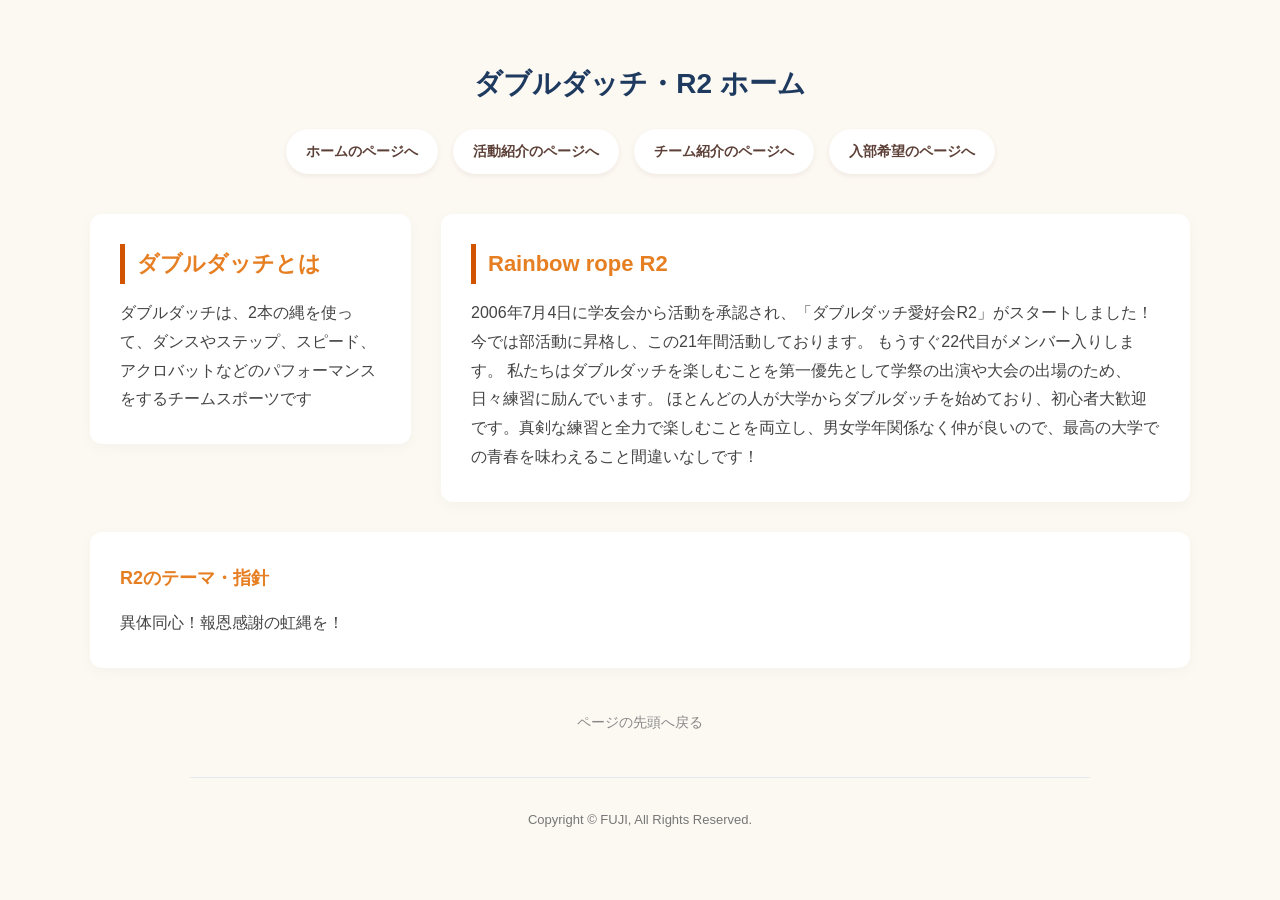
<file: index.html>
<!DOCTYPE html>
<html lang="ja">

<head>
    <meta name="robots" content="noindex, nofollow"> <meta charset="UTF-8">
    <meta name="viewport" content="width=device-width, initial-scale=1.0">
    <meta name="author" content="FUJIKI">
    <meta name="keywords" content="R2について,活動紹介 , チーム紹介">
    <link rel="stylesheet" href="./css/main.css">

    <title>ダブルダッチR2</title>
</head>

<body>
    <header>

        <h1>ダブルダッチ・R2 ホーム</h1>

            <nav>
            <ul>
                <li><a href="index.html">ホームのページへ</a></li>
                <li><a href="activity.html">活動紹介のページへ</a></li>
                <li><a href="team.html">チーム紹介のページへ</a></li>
                <li><a href="contact.html">入部希望のページへ</a></li>
            </ul>
        </nav>

    </header>

    <main class="grid-container">

        
        <section class="box-left">
            <h2>ダブルダッチとは</h2>

            <div>
                <p>ダブルダッチは、2本の縄を使って、ダンスやステップ、スピード、アクロバットなどのパフォーマンスをするチームスポーツです</p>
            </div>
        </section>

            <section class="box-right">
                <h2>Rainbow rope R2</h2>

                <div>
                    <p>2006年7月4日に学友会から活動を承認され、「ダブルダッチ愛好会R2」がスタートしました！今では部活動に昇格し、この21年間活動しております。
                        もうすぐ22代目がメンバー入りします。
                        私たちはダブルダッチを楽しむことを第一優先として学祭の出演や大会の出場のため、日々練習に励んでいます。
                        ほとんどの人が大学からダブルダッチを始めており、初心者大歓迎です。真剣な練習と全力で楽しむことを両立し、男女学年関係なく仲が良いので、最高の大学での青春を味わえること間違いなしです！
                    </p>

                </div>

            </section>

            <section class="box-full">
                <h3>R2のテーマ・指針</h3>

                <div>
                    <p>異体同心！報恩感謝の虹縄を！</p>
                </div>

            </section>


    <p><a href="#">ページの先頭へ戻る</a></p>
    </main>

    <footer>
        Copyright &copy; FUJI, All Rights Reserved.
    </footer>

</body>

</html>
</file>
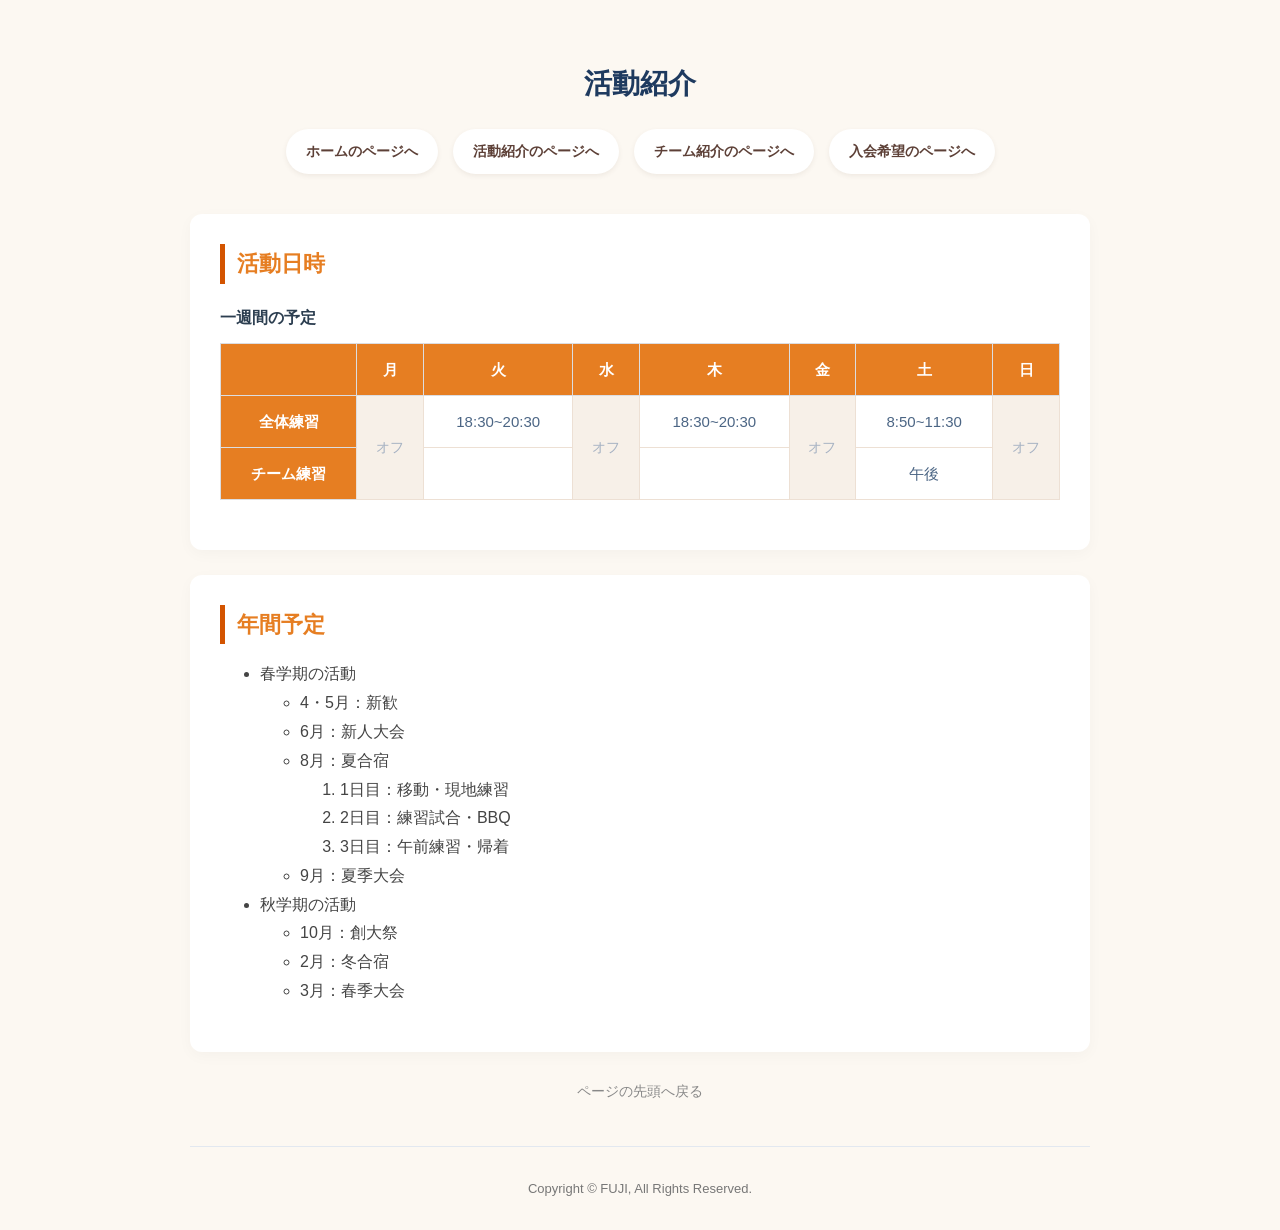
<file: activity.html>
<!DOCTYPE html>



<html lang="ja">

<head>

    <meta charset="UTF-8">
    <meta name="viewport" content="width=device-width, initial-scale=1.0">
    <meta name="author" content="FUJI">
    <meta name="keywords" content="R2について,活動紹介,チーム紹介">
    <link rel="stylesheet" href="./css/main.css">


    <title>ダブルダッチR2 活動紹介</title>

    
</head>


<body>


    <header>

        <h1>活動紹介</h1>

            <nav>
            <ul>
                <li><a href="index.html">ホームのページへ</a></li>
                <li><a href="activity.html">活動紹介のページへ</a></li>
                <li><a href="team.html">チーム紹介のページへ</a></li>
                <li><a href="contact.html">入会希望のページへ</a></li>
            </ul>
        </nav>

    </header>


    <main>

        <section>
            <h2>活動日時</h2>

            <table>
                <!-- caption:表の説明 -->
                <caption>一週間の予定</caption>

                <!-- 表の行を表す -->
                <tr>
                    <th></th>
                    <th>月</th>
                    <th>火</th>
                    <th>水</th>
                    <th>木</th>
                    <th>金</th>
                    <th>土</th>
                    <th>日</th>

                </tr>
                <tr>
                    <th>全体練習</th>
                    <td rowspan="2"> オフ</td>
                    <td>18:30~20:30</td>
                    <td rowspan="2">オフ </td>
                    <td>18:30~20:30</td>
                    <td rowspan="2"> オフ</td>
                    <td>8:50~11:30</td>
                    <td rowspan="2"> オフ</td>

                </tr>
                <tr>
                    <th>チーム練習</th>
                    <!-- <td> </td> -->
                    <td></td>
                    <!-- <td> </td> -->
                    <td></td>
                    <!-- <td> </td> -->
                    <td>午後</td>
                    <!-- <td> </td> -->
                </tr>







            </table>
        </section>


        <section>
            <h2>年間予定</h2>
            <ul>
                <li>
                    春学期の活動
                    <ul>
                        <li>4・5月：新歓</li>
                        <li>6月：新人大会</li>
                        <li>
                            8月：夏合宿
                            <ol>
                                <li>1日目：移動・現地練習</li>
                                <li>2日目：練習試合・BBQ</li>
                                <li>3日目：午前練習・帰着</li>
                            </ol>
                        </li>
                        <li>9月：夏季大会</li>
                    </ul>
                </li>

                <li>
                    秋学期の活動
                    <ul>
                        <li>10月：創大祭</li>
                        <li>2月：冬合宿</li>
                        <li>3月：春季大会</li>
                    </ul>
                </li>
            </ul>
        </section>



    <p><a href="#">ページの先頭へ戻る</a></p>
    </main>


    <footer>
        Copyright &copy; FUJI, All Rights Reserved.
    </footer>

</body>

</html>
</file>
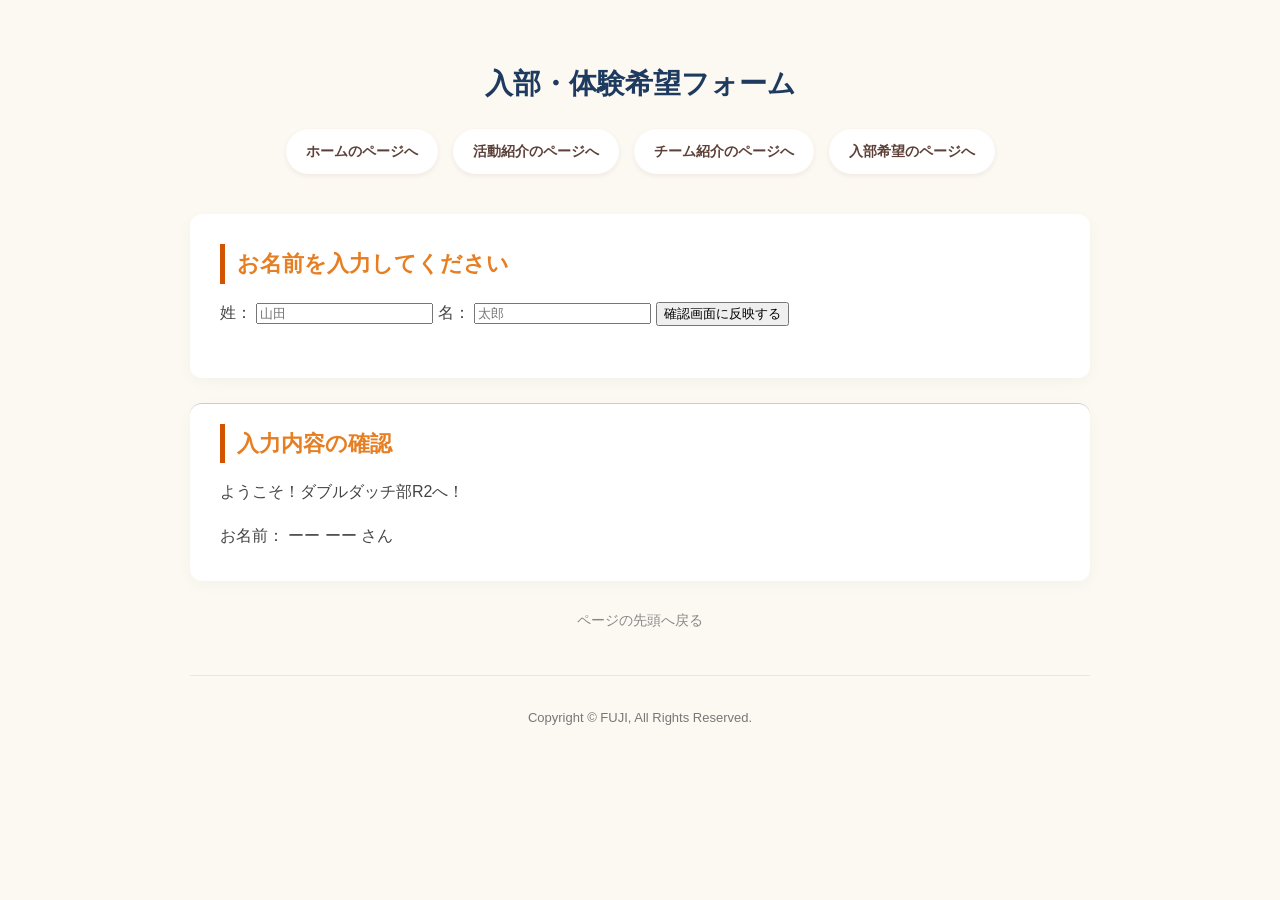
<file: contact.html>
<!DOCTYPE html>
<html lang="ja">
<head>
    <meta charset="UTF-8">
    <meta name="viewport" content="width=device-width, initial-scale=1.0">
    <meta name="author" content="Aoi FUJIKI">
    <meta name="keywords" content="R2について,活動紹介,チーム紹介,入会希望">
    <link rel="stylesheet" href="./css/main.css">
    <title>ダブルダッチR2 入部希望フォーム</title>
</head>
<body>

    <header>
        <h1>入部・体験希望フォーム</h1>
        <nav>
            <ul>
                <li><a href="index.html">ホームのページへ</a></li>
                <li><a href="activity.html">活動紹介のページへ</a></li>
                <li><a href="team.html">チーム紹介のページへ</a></li>
                <li><a href="contact.html">入部希望のページへ</a></li>
            </ul>
        </nav>
    </header>

    <main>
        <section>
            <h2>お名前を入力してください</h2>
            <div style="margin-bottom: 20px;">
                <label for="lastname">姓：</label>
                <input type="text" id="lastname" placeholder="山田">
                
                <label for="firstname">名：</label>
                <input type="text" id="firstname" placeholder="太郎">
                
                <button id="send-data">確認画面に反映する</button>
            </div>
        </section>

        <section style="border-top: 1px solid #ccc; padding-top: 20px;">
            <h2>入力内容の確認</h2>
            <p>ようこそ！ダブルダッチ部R2へ！</p>
            <p>お名前： <span id="display-surname">ーー</span> <span id="display-firstname">ーー</span> さん</p>
        </section>

        <p><a href="#">ページの先頭へ戻る</a></p>
    </main>

    <footer>
        Copyright &copy; FUJI, All Rights Reserved.
    </footer>

    <script>
        document.getElementById("send-data").onclick = function () {
            // フォームの値を取得
            const surname = document.getElementById("lastname").value;
            const firstname = document.getElementById("firstname").value;

            // 取得した値でHTMLを変更
            document.getElementById("display-surname").innerText = surname;
            document.getElementById("display-firstname").innerText = firstname;
        }
    </script>
</body>
</html>
</file>
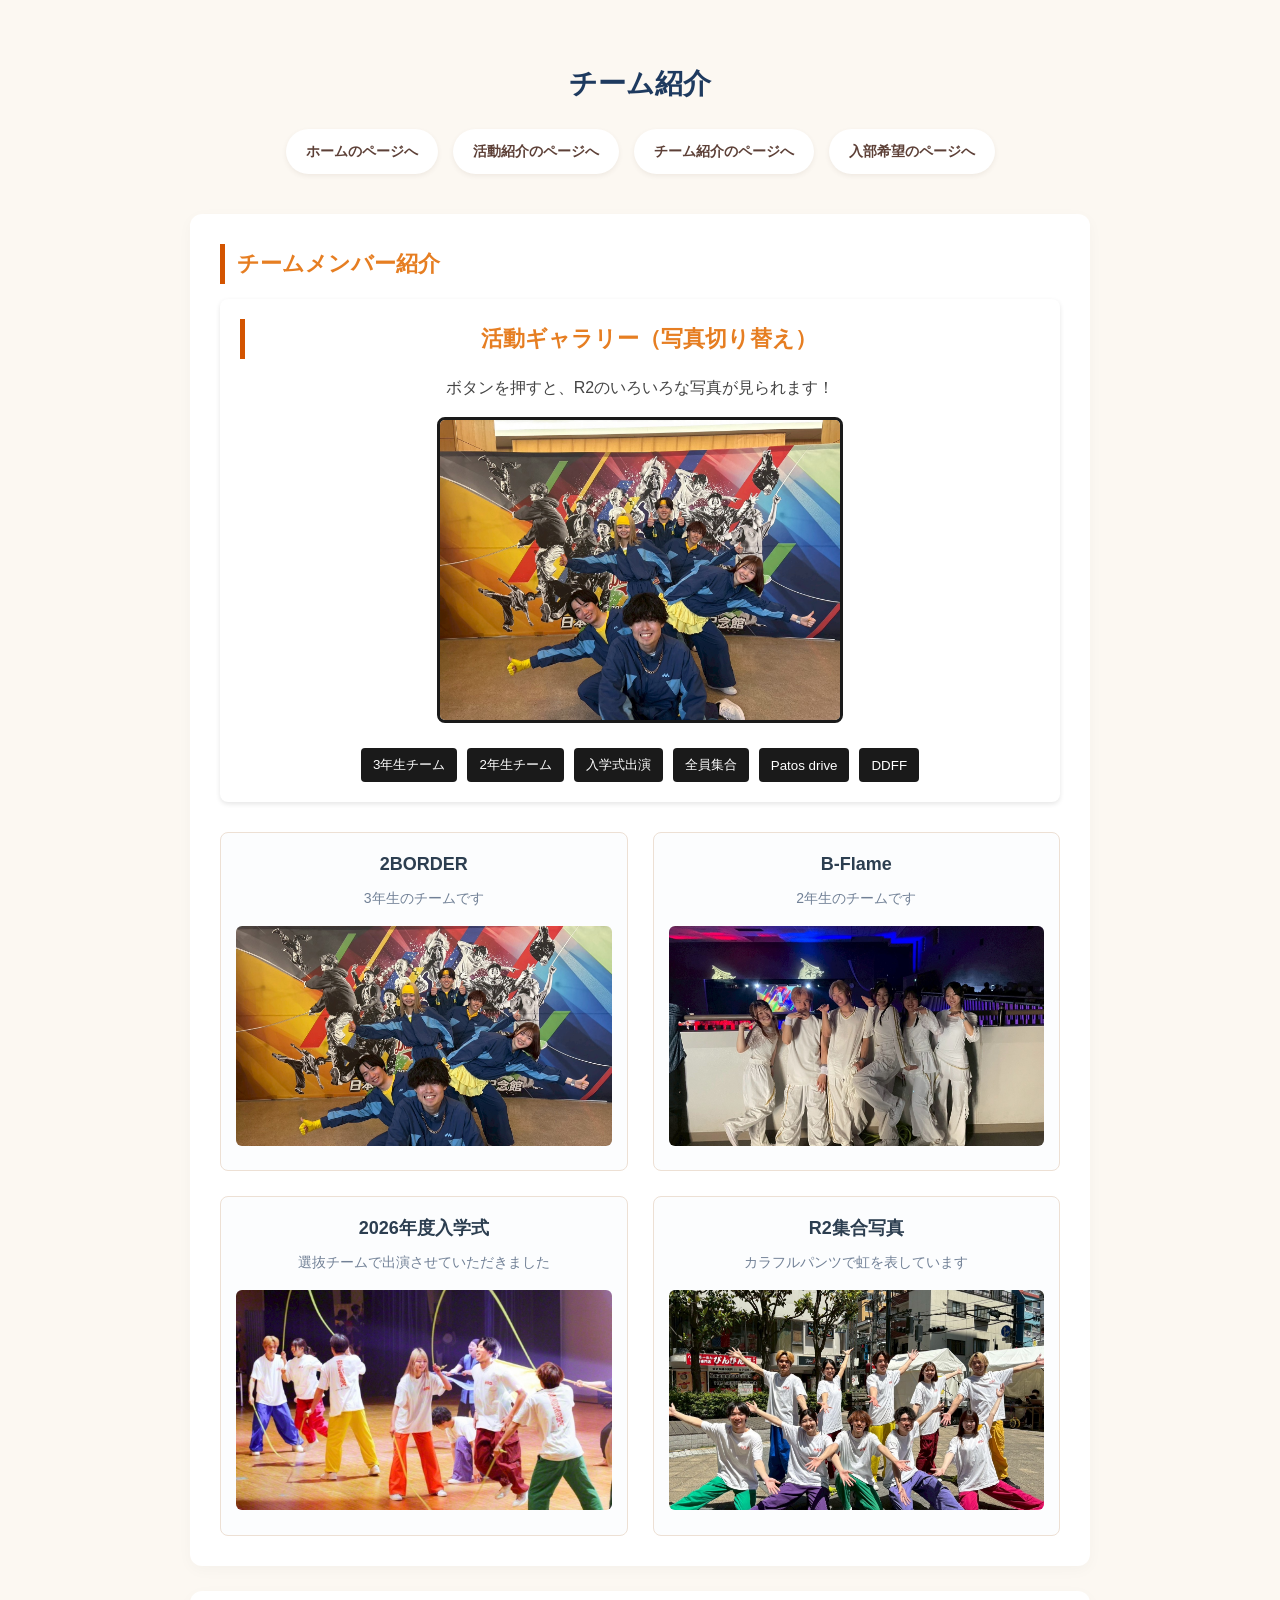
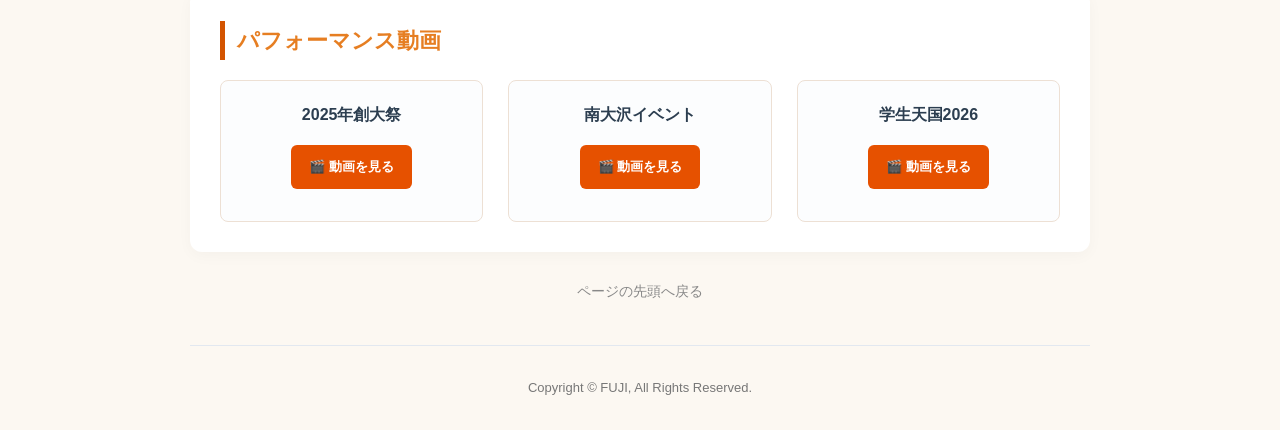
<file: team.html>
<!DOCTYPE html>
<html lang="ja">

<head>
    <meta charset="UTF-8">
    <meta name="viewport" content="width=device-width, initial-scale=1.0">
    <meta name="author" content="Aoi FUJIKI">
    <meta name="keywords" content="R2について,活動紹介,チーム紹介">
    <link rel="stylesheet" href="./css/main.css">

    <title>チーム紹介</title>
</head>

<body>

    <header>
        <h1>チーム紹介</h1>
        <nav>
            <ul>
                <li><a href="index.html">ホームのページへ</a></li>
                <li><a href="activity.html">活動紹介のページへ</a></li>
                <li><a href="team.html">チーム紹介のページへ</a></li>
                <li><a href="contact.html">入部希望のページへ</a></li>
            </ul>
        </nav>
    </header>

    <main>
        <section>
            
            <h2>チームメンバー紹介</h2>
            <section style="background-color: #ffffff; padding: 20px; border-radius: 8px; box-shadow: 0 2px 5px rgba(0,0,0,0.1); margin-bottom: 30px; text-align: center;">
            <h2>活動ギャラリー（写真切り替え）</h2>
            <p>ボタンを押すと、R2のいろいろな写真が見られます！</p>
            
            <!-- 表示する画像 -->
            <img id="gallery-image" src="img/2BORDER.JPG" alt="ギャラリー画像" style="max-width: 100%; height: 300px; object-fit: cover; border-radius: 8px; border: 3px solid #1a1a1a;">
            
            <!-- 写真を切り替えるためのボタンたち -->
            <div style="margin-top: 15px; display: flex; justify-content: center; gap: 10px; flex-wrap: wrap;">
                <button onclick="changePhoto('img/2BORDER.JPG')" style="padding: 8px 12px; background: #1a1a1a; color: white; border: none; border-radius: 4px; cursor: pointer;">3年生チーム</button>
                <button onclick="changePhoto('img/BFlame.JPG')" style="padding: 8px 12px; background: #1a1a1a; color: white; border: none; border-radius: 4px; cursor: pointer;">2年生チーム</button>
                <button onclick="changePhoto('img/ceremony2026.JPG')" style="padding: 8px 12px; background: #1a1a1a; color: white; border: none; border-radius: 4px; cursor: pointer;">入学式出演</button>
                <button onclick="changePhoto('img/zentai1.JPG')" style="padding: 8px 12px; background: #1a1a1a; color: white; border: none; border-radius: 4px; cursor: pointer;">全員集合</button>
                <button onclick="changePhoto('img/Patos drive.jpg')" style="padding: 8px 12px; background: #1a1a1a; color: white; border: none; border-radius: 4px; cursor: pointer;">Patos drive</button>
                <button onclick="changePhoto('img/DDFF.jpg')" style="padding: 8px 12px; background: #1a1a1a; color: white; border: none; border-radius: 4px; cursor: pointer;">DDFF</button>
            </div>
        </section>

        <!-- ボタンが押されたときに写真を切り替えるJavaScript -->
        <script>
            function changePhoto(imagePath) {
                document.getElementById('gallery-image').src = imagePath;
            }
        </script>
            <div class="team-image-grid">
                <div class="team-card">
                    <h3>2BORDER</h3>
                    <p>3年生のチームです</p>
                    <img src="img/2BORDER.JPG" alt="2BORDER" width="400" height="300">
                </div>

                <div class="team-card">
                    <h3>B-Flame</h3>
                    <p>2年生のチームです</p>
                    <img src="img/BFlame.JPG" alt="B-Flame" width="400" height="300">
                </div>

                <div class="team-card">
                    <h3>2026年度入学式</h3>
                    <p>選抜チームで出演させていただきました</p>
                    <img src="img/ceremony2026.JPG" alt="入学式" width="400" height="300">
                </div>

                <div class="team-card">
                    <h3>R2集合写真</h3>
                    <p>カラフルパンツで虹を表しています</p>
                    <img src="img/zentai1.JPG" alt="全体1" width="400" height="300">
                </div>
            </div>
        </section>

        <section>
            <h2>パフォーマンス動画</h2>
            
            <div class="team-video-grid">
                <div class="video-card" style="text-align: center; padding: 20px;">
                    <h3>2025年創大祭</h3>
                    <p style="margin-top: 15px;">
                        <a href="https://drive.google.com/file/d/1twKslk1kuPm8VW4Icsi3RNRteapxumO6/view?usp=sharing" target="_blank" style="background-color: #e65100; color: white; padding: 10px 18px; text-decoration: none; border-radius: 6px; font-weight: bold; display: inline-block;">
                            🎬 動画を見る
                        </a>
                    </p>
                </div>

                <div class="video-card" style="text-align: center; padding: 20px;">
                    <h3>南大沢イベント</h3>
                    <p style="margin-top: 15px;">
                        <a href="https://drive.google.com/file/d/1TiJpkNia5GkGvFvaaH8vYVhP11rcQNFW/view?usp=sharing" target="_blank" style="background-color: #e65100; color: white; padding: 10px 18px; text-decoration: none; border-radius: 6px; font-weight: bold; display: inline-block;">
                            🎬 動画を見る
                        </a>
                    </p>
                </div>

                <div class="video-card" style="text-align: center; padding: 20px;">
                    <h3>学生天国2026</h3>
                    <p style="margin-top: 15px;">
                        <a href="https://drive.google.com/file/d/19evXVAAB4ApLcan7KNyXbhenBOv2cQEs/view?usp=sharing" target="_blank" style="background-color: #e65100; color: white; padding: 10px 18px; text-decoration: none; border-radius: 6px; font-weight: bold; display: inline-block;">
                            🎬 動画を見る
                        </a>
                    </p>
                </div>
            </div>
        </section>

        <p><a href="#">ページの先頭へ戻る</a></p>
    </main>

    <footer>
        Copyright &copy; FUJI, All Rights Reserved.
    </footer>

</body>
</html>
</file>
<file: css/main.css>
@charset "utf-8";

/* サイト全体の設定 */

body {
    font-family: "Helvetica Neue", Arial, "Hiragino Kaku Gothic ProN",
                 "Hiragino Sans", Meiryo, sans-serif;
    line-height: 1.8;
    color: #444444;
    background-color: #fcf8f2;
    margin: 0;
    padding: 0;
}

header,
main,
footer {
    max-width: 900px;
    margin: 0 auto;
    padding: 0 20px;
}

/* ヘッダー*/

header {
    text-align: center;
    padding-top: 40px;
    padding-bottom: 20px;
}

header h1 {
    font-size: 28px;
    color: #1e3a5f;
    margin-bottom: 20px;
}

/* ナビゲーションメニュー */

nav ul {
    list-style: none;
    margin: 0;
    padding: 0;
    display: flex;
    justify-content: center;
    gap: 15px;
    flex-wrap: wrap;
}

nav a {
    display: block;
    padding: 10px 20px;
    background-color: #ffffff;
    color: #5d4037;
    text-decoration: none;
    border-radius: 25px;
    font-weight: bold;
    font-size: 14px;
    box-shadow: 0 2px 5px rgba(93,64,55,0.08);
    transition: all 0.3s ease;
}

nav a:hover {
    background-color: #e67e22;
    color: #ffffff;
    transform: translateY(-2px);
}

/* メイン*/

main {
    margin: 20px auto 40px auto;
}

/* index.htmlだけで使うレイアウト */

.grid-container {
    display: grid;
    grid-template-columns: 3fr 7fr;
    gap: 30px;
    max-width: 1100px;
}

.box-left {
    grid-column: 1 / 2;
}

.box-right {
    grid-column: 2 / 3;
}

.box-full {
    grid-column: 1 / -1;
}

/* 白いボックス */

section {
    background-color: #ffffff;
    padding: 30px;
    border-radius: 12px;
    box-shadow: 0 4px 15px rgba(0, 0, 0, 0.03);
    margin-bottom: 25px;
    height: fit-content;
}

/* 横並びでは下余白をなくす */

.grid-container section {
    margin-bottom: 0;
}

/* 見出し・文章*/

h2 {
    color: #e67e22;
    font-size: 22px;
    margin-top: 0;
    margin-bottom: 15px;
    border-left: 5px solid #d35400;
    padding-left: 12px;
}

h3 {
    color: #e67e22;
    font-size: 18px;
    margin-top: 0;
    margin-bottom: 15px;
}

p {
    margin: 0 0 15px;
}

p:last-child {
    margin-bottom: 0;
}

/* ページの先頭へ戻る */

main > p {
    grid-column: 1 / -1;
    text-align: center;
    margin-top: 10px;
}

main > p a {
    color: #888888;
    font-size: 14px;
    text-decoration: none;
}

main > p a:hover {
    text-decoration: underline;
}

/* フッター*/

footer {
    text-align: center;
    padding: 30px 0;
    color: #777777;
    font-size: 13px;
    border-top: 1px solid #e2e8f0;
}

/* テーブル*/

table {
    width: 100%;
    border-collapse: collapse;
    margin: 20px 0;
    font-size: 15px;
    text-align: center;
}

caption {
    font-weight: bold;
    font-size: 16px;
    color: #2c3e50;
    margin-bottom: 10px;
    text-align: left;
}

table th {
    background-color: #e67e22;
    color: #ffffff;
    font-weight: bold;
    padding: 12px 8px;
    border: 1px solid #dcdde1;
}

table td {
    padding: 12px 8px;
    border: 1px solid #ede0d4;
    background-color: #ffffff;
    color: #4b6584;
}

table td[rowspan] {
    background-color: #f7f0e8;
    color: #a5b1c2;
    font-size: 14px;
}

/*  チーム紹介ページ */

/* 画像 */

.team-image-grid {
    display: grid;
    grid-template-columns: 1fr 1fr;
    gap: 25px;
    margin-top: 20px;
}

.team-card {
    background-color: #fcfdfe;
    border: 1px solid #ede0d4;
    padding: 15px;
    border-radius: 8px;
    text-align: center;
}

.team-card h3 {
    margin-top: 0;
    margin-bottom: 5px;
    font-size: 18px;
    color: #2c3e50;
}

.team-card p {
    font-size: 14px;
    color: #718096;
    margin-bottom: 15px;
}

.team-card img {
    width: 100%;
    height: 220px;
    object-fit: cover;
    border-radius: 6px;
}

/* 動画 */

.team-video-grid {
    display: grid;
    grid-template-columns: 1fr 1fr 1fr;
    gap: 25px;
    margin-top: 20px;
}

.video-card {
    background-color: #fcfdfe;
    border: 1px solid #ede0d4;
    padding: 15px;
    border-radius: 8px;
}

.video-card h3 {
    margin-top: 0;
    margin-bottom: 5px;
    font-size: 16px;
    color: #2c3e50;
}

.video-card p {
    font-size: 13px;
    color: #718096;
    margin-bottom: 12px;
}

.video-card video {
    width: 100%;
    height: auto;
    border-radius: 6px;
    background-color: #000;
}
</file>
